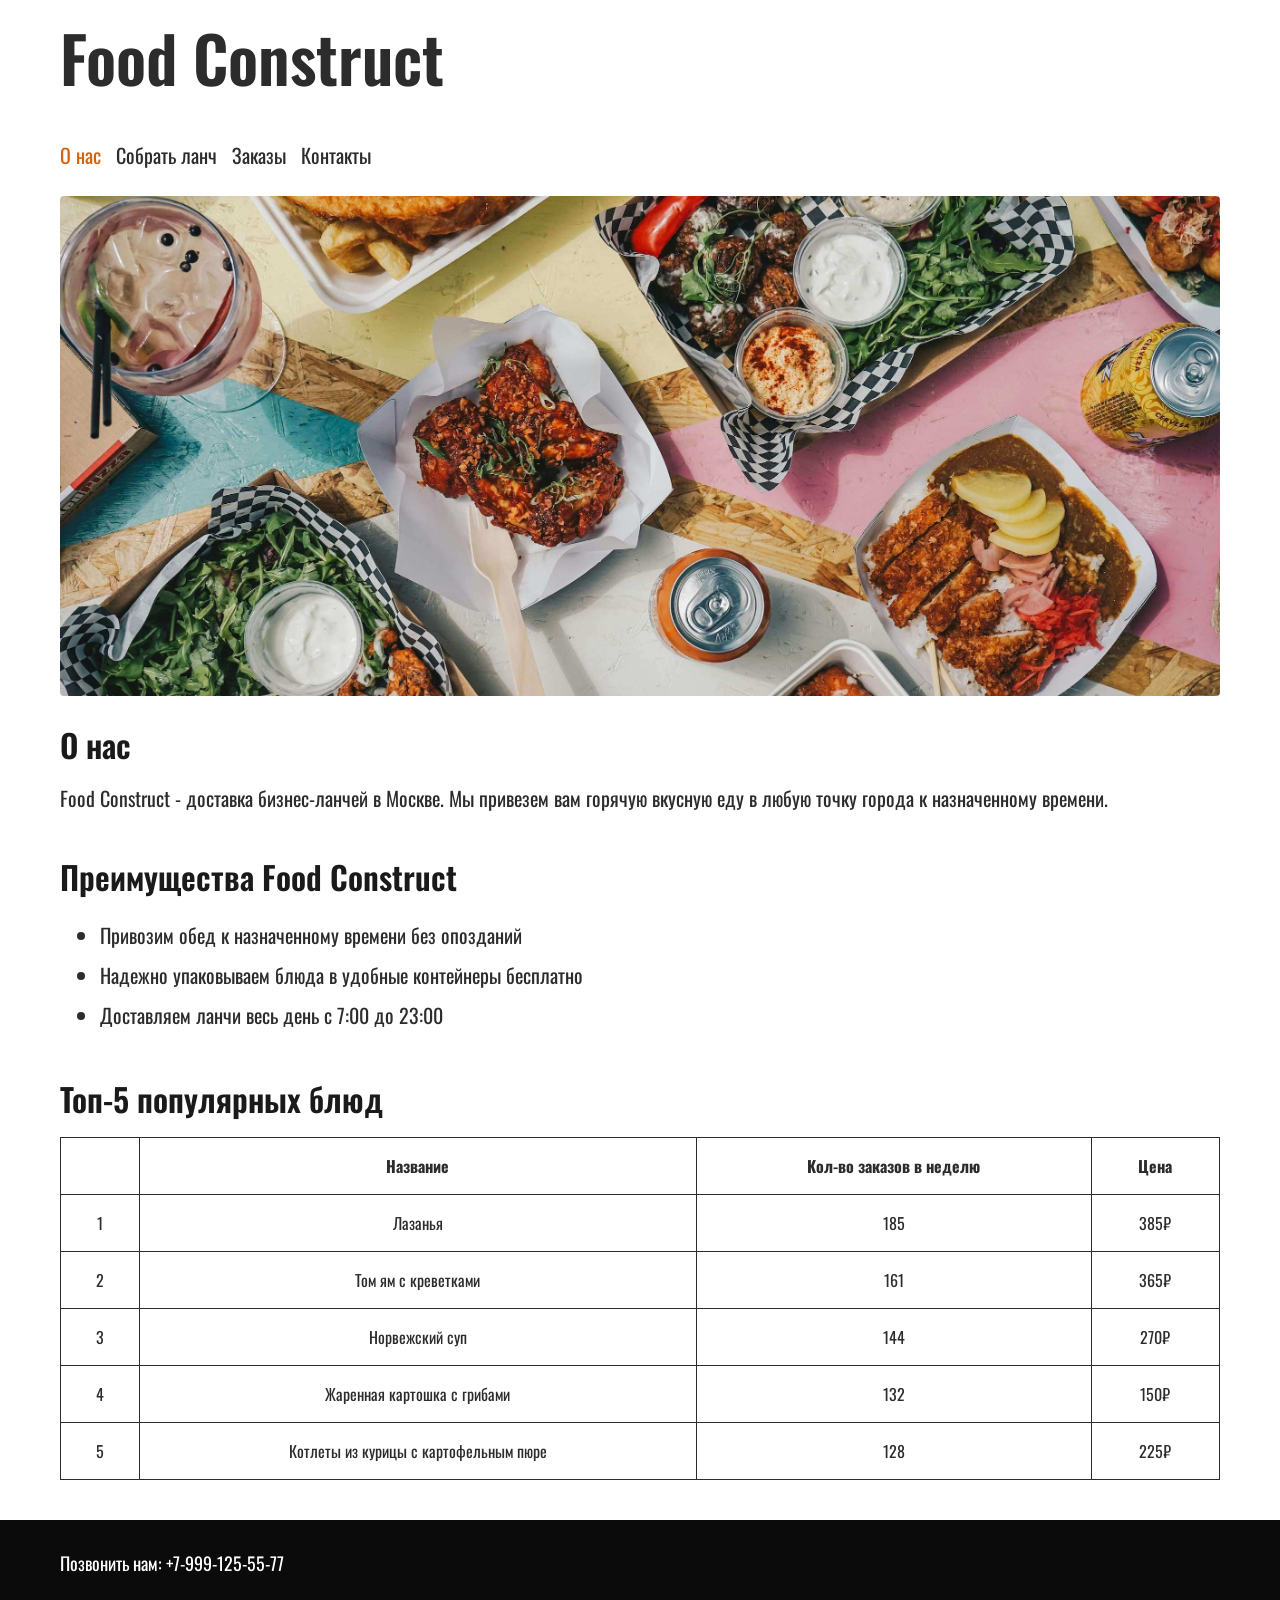
<file: index.html>
<!DOCTYPE html>
<html lang="ru">
    <head>
        <meta charset="UTF-8">
        <meta name="viewport" content="width=device-width,initial-scale=1">
        <title>Food Construct</title>

        <link rel="preconnect" href="https://fonts.googleapis.com">
        <link rel="preconnect" href="https://fonts.gstatic.com" crossorigin>
        <link href="https://fonts.googleapis.com/css2?family=Oswald:wght@200..700&display=swap" rel="stylesheet">

        <link rel="stylesheet" href="style.css">
    </head>

    <body>
        
        <header>
            <h1>Food Construct</h1>
            <nav>
                <a href="index.html" class="active">О нас</a>
                <a href="SetLunch.html">Собрать ланч</a>
                <a href="#">Заказы</a>
                <a href="#footer">Контакты</a>
            </nav>
        </header>

        <main>
            <section class="inf">
                <img src="lunch.jpg" alt="table with food">
                <h2>О нас</h2>
                <p>Food Construct - доставка бизнес-ланчей в Москве. Мы привезем вам горячую вкусную еду в любую точку города к назначенному времени.</p>
            </section>

            <section class="advantages">
                <h2>Преимущества Food Construct</h2>
                <ul>
                    <li>Привозим обед к назначенному времени без опозданий</li>
                    <li>Надежно упаковываем блюда в удобные контейнеры бесплатно</li>
                    <li>Доставляем ланчи весь день с 7:00 до 23:00</li>
                </ul>
            </section>

            <section class="top">
                <h2>Топ-5 популярных блюд</h2>
                <table class="top-table">
                    <tr>
                        <th> </th>
                        <th>Название</th>
                        <th>Кол-во заказов в неделю</th>
                        <th>Цена</th>
                    </tr>
                    <tr>
                        <td>1</td>
                        <td>Лазанья</td>
                        <td>185</td>
                        <td>385₽</td>
                    </tr>
                    <tr>
                        <td>2</td>
                        <td>Том ям с креветками</td>
                        <td>161</td>
                        <td>365₽</td>
                    </tr>
                    <tr>
                        <td>3</td>
                        <td>Норвежский суп</td>
                        <td>144</td>
                        <td>270₽</td>
                    </tr>
                    <tr>
                        <td>4</td>
                        <td>Жаренная картошка с грибами</td>
                        <td>132</td>
                        <td>150₽</td>
                    </tr>
                    <tr>
                        <td>5</td>
                        <td>Котлеты из курицы с картофельным пюре</td>
                        <td>128</td>
                        <td>225₽</td>
                    </tr>
                </table>
            </section>
        </main>

        <footer id="footer">
            <p>Позвонить нам: <a class="phone" href="tel:+79991255577">+7-999-125-55-77</a></p>
        </footer>

    </body>
</html>
</file>
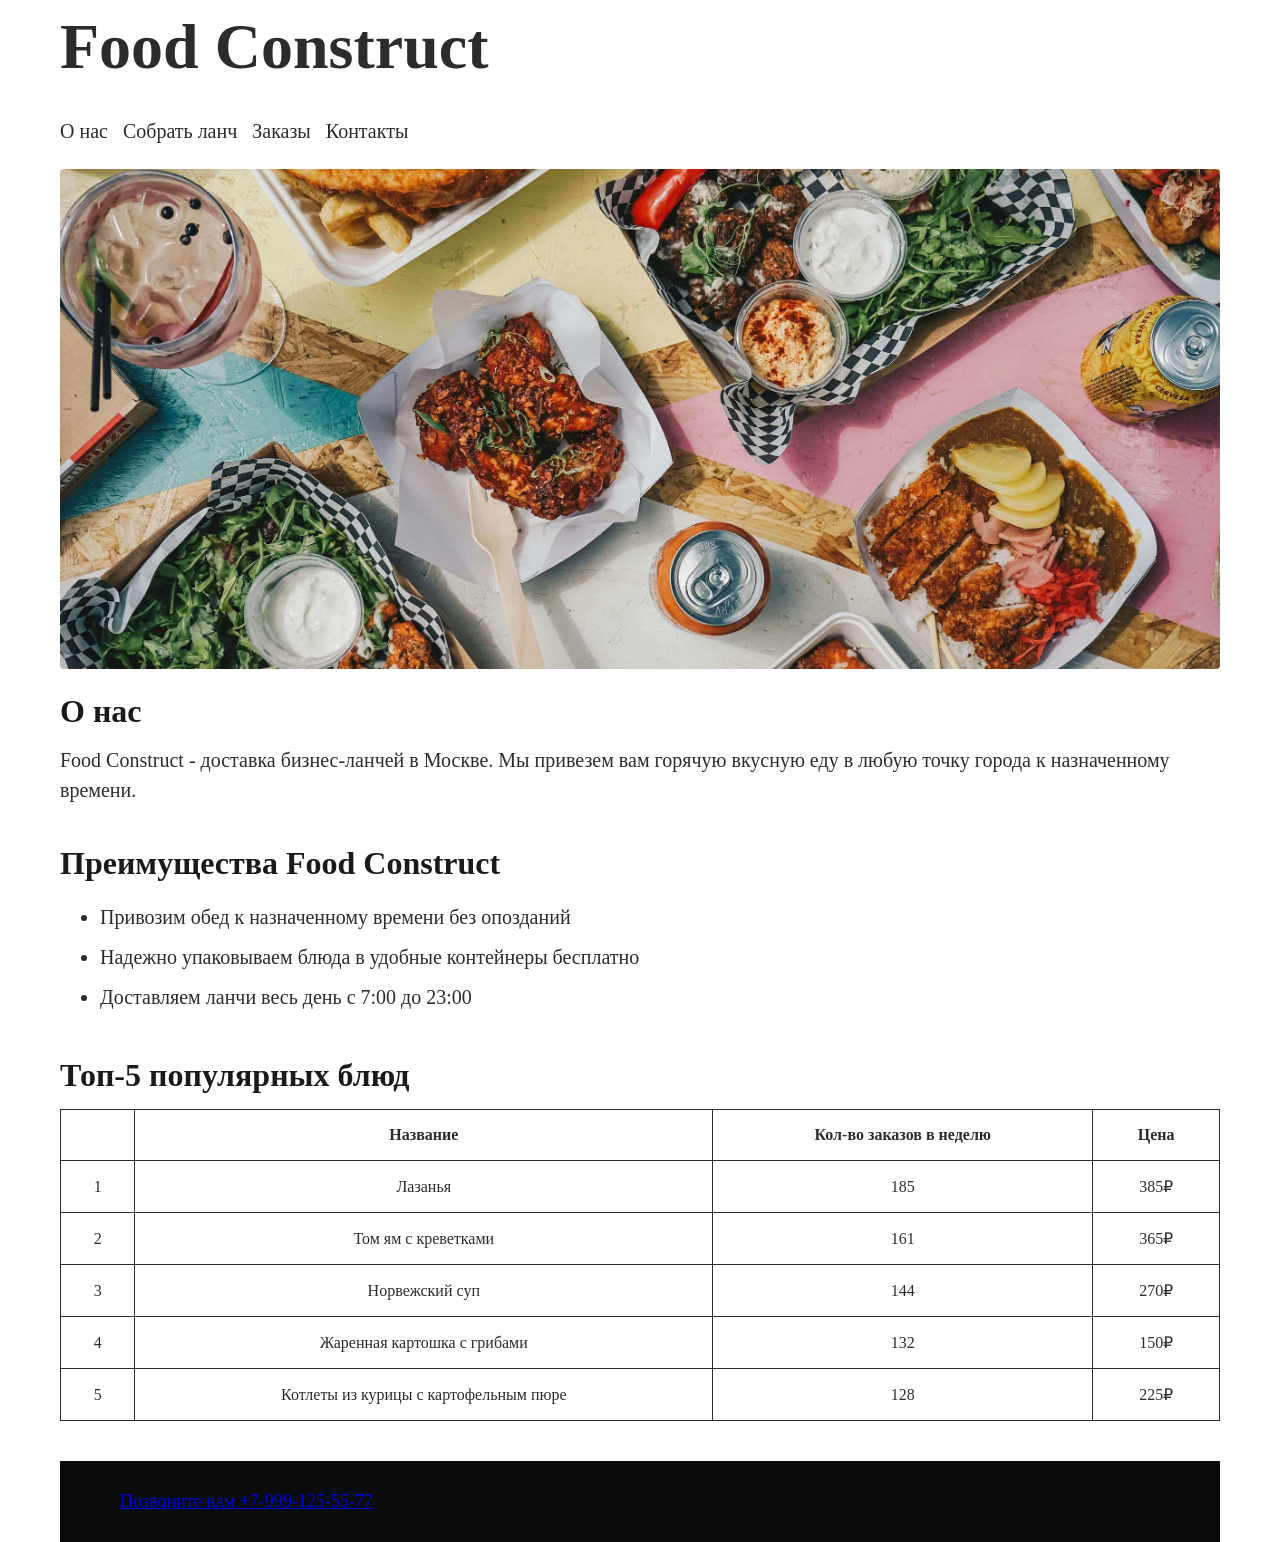
<file: main page.html>
<!DOCTYPE html>
<html>
    <head>
        <meta charset="UTF-8">
        <meta name="viewport" content="width=device-width,initial-scale=1">
        <title>Food Construct</title>
        <link rel="stylesheet" href="style.css">
    </head>

    <body>
        
        <header>
            <h1>Food Construct</h1>
            <nav>
                <a href="#">О нас</a>
                <a href="#">Собрать ланч</a>
                <a href="#">Заказы</a>
                <a href="#">Контакты</a>
            </nav>
        </header>

        <main>
            <section class="inf">
                <img src="lunch.jpg">
                <h2>О нас</h2>
                <p>Food Construct - доставка бизнес-ланчей в Москве. Мы привезем вам горячую вкусную еду в любую точку города к назначенному времени.</p>
            </section>

            <section class="advantages">
                <h2>Преимущества Food Construct</h2>
                <ul>
                    <li>Привозим обед к назначенному времени без опозданий</li>
                    <li>Надежно упаковываем блюда в удобные контейнеры бесплатно</li>
                    <li>Доставляем ланчи весь день с 7:00 до 23:00</li>
                </ul>
            </section>

            <section class="top">
                <h2>Топ-5 популярных блюд</h2>
                <table class="top-table">
                    <tr>
                        <th> </th>
                        <th>Название</th>
                        <th>Кол-во заказов в неделю</th>
                        <th>Цена</th>
                    </tr>
                    <tr>
                        <td>1</td>
                        <td>Лазанья</td>
                        <td>185</td>
                        <td>385₽</td>
                    </tr>
                    <tr>
                        <td>2</td>
                        <td>Том ям с креветками</td>
                        <td>161</td>
                        <td>365₽</td>
                    </tr>
                    <tr>
                        <td>3</td>
                        <td>Норвежский суп</td>
                        <td>144</td>
                        <td>270₽</td>
                    </tr>
                    <tr>
                        <td>4</td>
                        <td>Жаренная картошка с грибами</td>
                        <td>132</td>
                        <td>150₽</td>
                    </tr>
                    <tr>
                        <td>5</td>
                        <td>Котлеты из курицы с картофельным пюре</td>
                        <td>128</td>
                        <td>225₽</td>
                    </tr>
                </table>
            </section>

            <footer>
                <a class="phone-link" href="tel:+79991255577"> Позвоните нам +7-999-125-55-77</a>
            </footer>
        </main>

    </body>
</html>
</file>
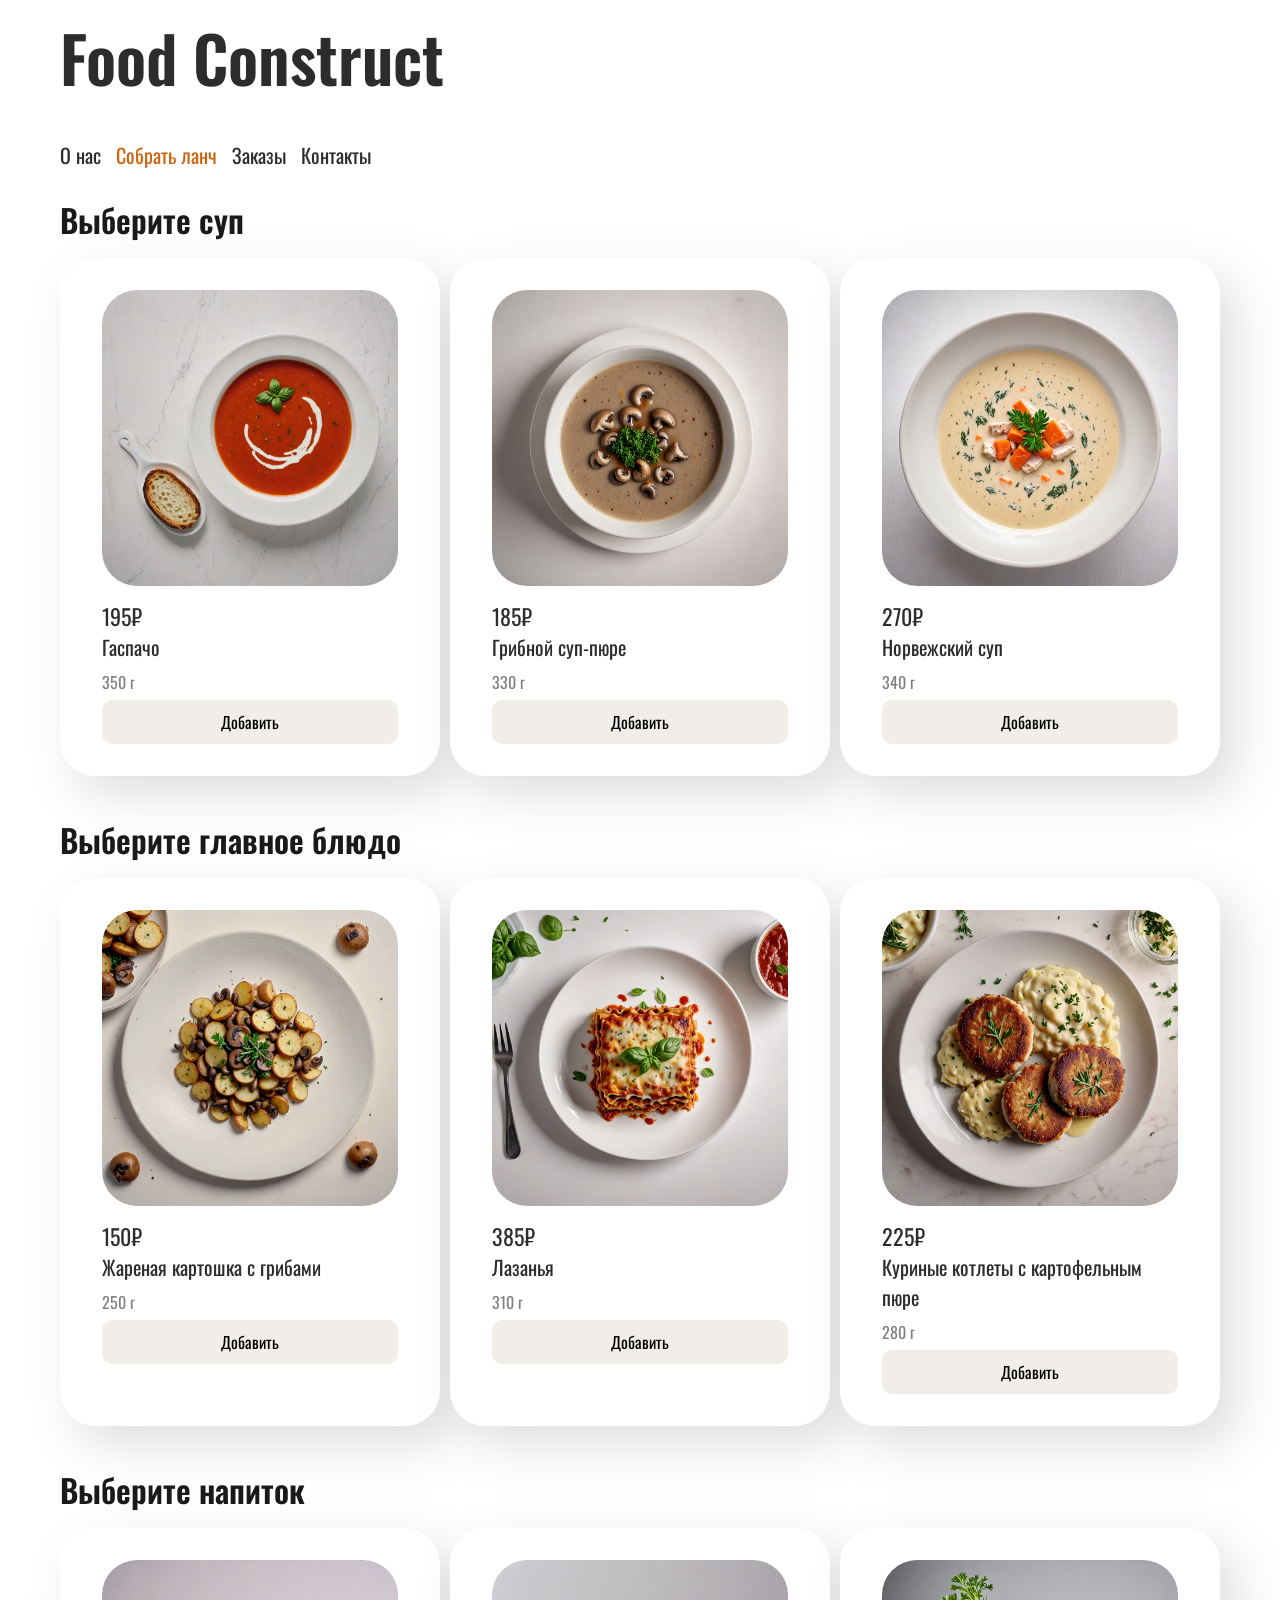
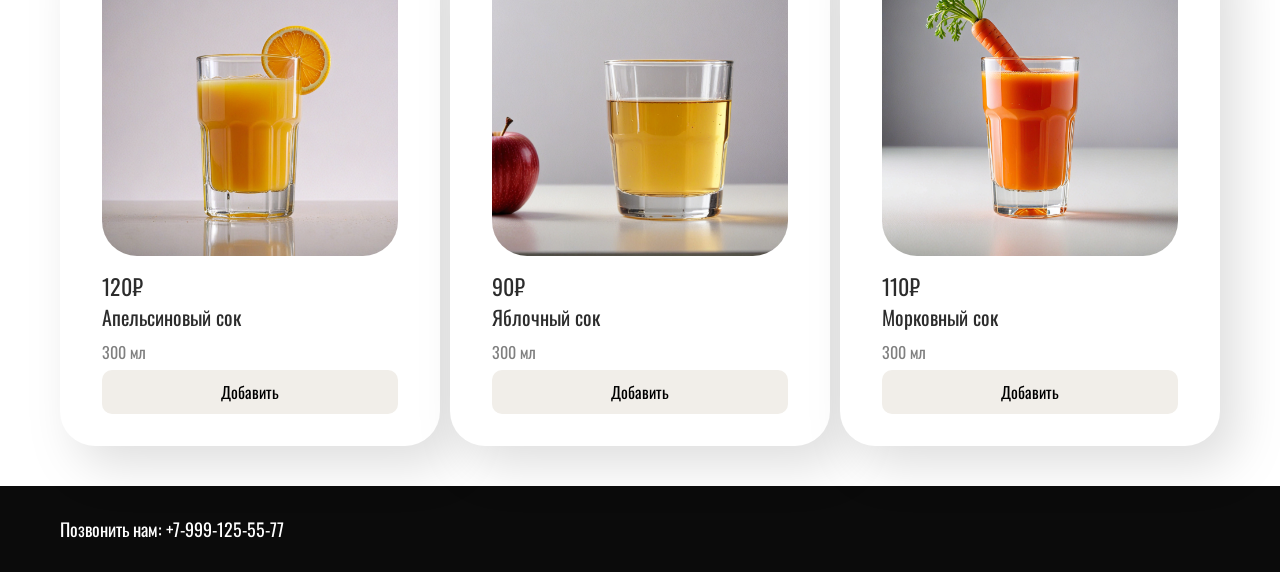
<file: SetLunch.html>
<!DOCTYPE html>
<html lang="ru">
<head>
    <meta charset="UTF-8">
    <meta name="viewport" content="width=device-width, initial-scale=1.0">
    <title>Food Construct – Собрать ланч</title>

    <link rel="preconnect" href="https://fonts.googleapis.com">
    <link rel="preconnect" href="https://fonts.gstatic.com" crossorigin>
    <link href="https://fonts.googleapis.com/css2?family=Oswald:wght@200..700&display=swap" rel="stylesheet">

    <link rel="stylesheet" href="style.css">
    <link rel="stylesheet" href="StyleSetLunch.css">
</head>

<body>
    <header>
        <h1>Food Construct</h1>
        <nav>
            <a href="index.html">О нас</a>
            <a href="SetLunch.html" class="active">Собрать ланч</a>
            <a href="#">Заказы</a>
            <a href="#footer">Контакты</a>
        </nav>
    </header>

    <main>
        <section class="SetSoup">
            <h2>Выберите суп</h2>
            <div class="dishes-grid">
                <div class="dish">
                    <img src="gazpacho_soup.jpg" alt="gazpacho soup">
                    <p class="price">195₽</p>
                    <p class="name">Гаспачо</p>
                    <p class="weight">350 г</p>
                    <button>Добавить</button>
                </div>

                <div class="dish">
                    <img src="mushroom_soup.jpg" alt="mushroom soup">
                    <p class="price">185₽</p>
                    <p class="name">Грибной суп-пюре</p>
                    <p class="weight">330 г</p>
                    <button>Добавить</button>
                </div>

                <div class="dish">
                    <img src="norwegian_soup.jpg" alt="norwegian soup">
                    <p class="price">270₽</p>
                    <p class="name">Норвежский суп</p>
                    <p class="weight">340 г</p>
                    <button>Добавить</button>
                </div>
            </div>
        </section>

        <section class="SetMainDish">
            <h2>Выберите главное блюдо</h2>
            <div class="dishes-grid">
                <div class="dish">
                    <img src="friedpotatoes.jpg" alt="fried potato with mushrooms">
                    <p class="price">150₽</p>
                    <p class="name">Жареная картошка с грибами</p>
                    <p class="weight">250 г</p>
                    <button>Добавить</button>
                </div>

                <div class="dish">
                    <img src="lasagna.jpg" alt="lasagna">
                    <p class="price">385₽</p>
                    <p class="name">Лазанья</p>
                    <p class="weight">310 г</p>
                    <button>Добавить</button>
                </div>

                <div class="dish">
                    <img src="chickencutlets.jpg" alt="chicken cutlets with potato puree">
                    <p class="price">225₽</p>
                    <p class="name">Куриные котлеты с картофельным пюре</p>
                    <p class="weight">280 г</p>
                    <button>Добавить</button>
                </div>
            </div>
        </section>

        <section class="SetDrink">
            <h2>Выберите напиток</h2>
            <div class="dishes-grid">
                <div class="dish">
                    <img src="orangejuice.jpg" alt="orange juice">
                    <p class="price">120₽</p>
                    <p class="name">Апельсиновый сок</p>
                    <p class="weight">300 мл</p>
                    <button>Добавить</button>
                </div>

                <div class="dish">
                    <img src="applejuice.jpg" alt="apple juice">
                    <p class="price">90₽</p>
                    <P class="name">Яблочный сок</P> 
                    <P class="weight">300 мл</P> 
                    <button>Добавить</button>
                </div>

                <div class="dish">
                    <img src="carrotjuice.jpg" alt="carrot juice">
                    <p class="price">110₽</p>
                    <P class="name">Морковный сок</P> 
                    <P class="weight">300 мл</P> 
                    <button>Добавить</button>
                </div>
            </div>
        </section>        
    </main>

    <footer id="footer">
        <p>Позвонить нам: <a class="phone" href="tel:+79991255577">+7-999-125-55-77</a></p>
    </footer>
</body>
</html>
</file>
<file: style.css>
*{
    margin: 0;
    padding: 0;
    box-sizing: border-box;
}

body{
    font-family: 'Oswald';
    font-size: 16px;
    font-weight: 400;
    color: #2c2c2c; 
}

header{
    padding: 10px 60px;
}

header h1{
    font-size: 64px;
    font-weight: 600;
    color: #2c2c2c;
    margin-bottom: 20px;
}

nav{
    display: flex;
    flex-wrap: wrap;
    gap: 15px;
    padding: 16px 0;
    font-size: 20px;
}

nav a{
    font-size: 20px;
    color: #2c2c2c;
    text-decoration: none;
}

nav a.active{
    color: #d1630f;
}

main {
    padding: 0 60px;
}
 
section {
    margin-bottom: 40px;
}
 
section h2 {
    font-size: 32px;
    font-weight: 600;
    color: #1a1a1a;
    margin-bottom: 15px;
}
 
.inf img {
    width: 100%;
    height: 500px;
    object-fit: cover;
    border-radius: 4px;
    margin-bottom: 20px;
}
 
.inf p {
    font-size: 20px;
    line-height: 1.5;
}
 
.advantages ul {
    list-style-type: disc;
    padding-left: 40px;
}
 
.advantages li {
    font-size: 20px;
    line-height: 2;
}

.top-table {
    width: 100%;
    border-collapse: collapse;
    margin-top: 10px;
}

.top-table th,.top-table td {
    padding: 16px;
    border: 1px solid #2c2c2c;
    text-align: center;
}

footer {
    background-color: #0b0b0b;
    color: white;
    padding: 30px 60px;
    font-size: 18px;
    flex-shrink: 0;
}

footer a.phone {
    color: white;
    text-decoration: none;
}

@media (max-width:800px) {
    .inf img {
        width: 500px;
    }

    nav {
        justify-content: space-between;
    }
}

@media (max-width: 600px) {
    header h1 {
        text-align: center;
    }

    nav {
        flex-direction: column;
        align-items: center;
    }

    nav a{
        font-size: 24px;
    }

    .inf img {
        width: 100%;
    }

    .top-table {
        font-size: 12px;
    }
}

@media (max-width: 400px) {
    .top-table {
        font-size: 10px;
    }
}
</file>
<file: StyleSetLunch.css>
.dishes-grid {
    display: grid;
    grid-template-columns: repeat(3, 1fr);
    gap: 10px;
}

.dish {
    display: flex;
    flex-direction: column;
    padding: 30px 40px;
    border-radius: 35px;
    cursor: pointer;
    filter: drop-shadow(17px 19px 24px rgba(0, 0, 0, 0.13));
    background-color: white;
    border: 2px solid transparent;
}

.dish:hover {
    border: 2px solid tomato;
}

.dish:hover button {
    background-color: rgb(222, 222, 222);
}

.dish img {
    width: 100%;
    border-radius: 35px;
}

.dish .price {
    font-size: 22px;
    margin-top: 14px;
}

.dish .name{
    font-size: 20px;
}

.dish .weight {
    color: grey;
    margin-top: 8px;
}

.dish button {
    background-color: #f1eee9;
    margin-top: 6px;
    padding: 10px 30px;
    border-radius: 10px;
    cursor: pointer;
    border: none;
    font-family: 'Oswald', sans-serif;
    font-size: 16px;
}

@media (max-width: 800px) {
    .dishes-grid {
        grid-template-columns: repeat(2, 1fr);
    }
}

@media(max-width: 600px) {
    header h1 {
        text-align: center;
    }

    section h2 {
        text-align: center;
    }

    .dishes-grid {
        grid-template-columns: 1fr;
    }
}
</file>
